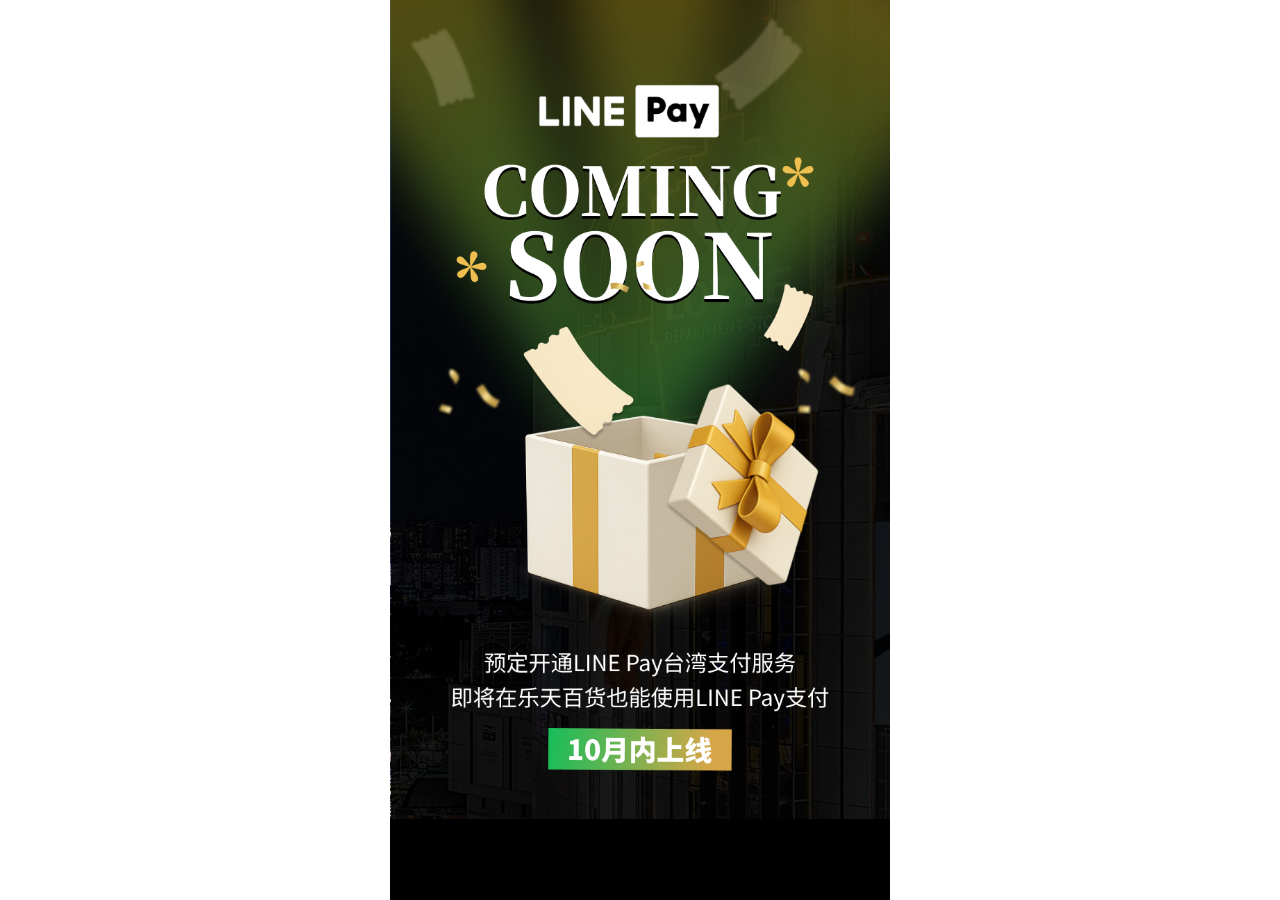
<file: commingsoon.html>
<!DOCTYPE html>
<html lang="en">
<head>
    <meta charset="UTF-8">
    <meta name="viewport" content="width=device-width, initial-scale=1.0">
    <title>Document</title>
    <link rel="stylesheet" href="./assets/css/reset.css">
    <link rel="stylesheet" href="./assets/css/main.css">
</head>
<style>
    #wrap{
        height: 100dvh;
        background: #000;
    }
</style>

<body>
    <div id="wrap">
        <img src="./assets/img/commingsoon.png">
    </div>
</body>
</html>
</file>
<file: assets/css/main.css>
/* 버튼부분 */
#main_nav {
    width: 100%;
    background: #c22e2f;
    padding: 8px 0 30px;
}

#main_nav ul{
    display: flex;
    flex-direction: column;
    gap: 16px;
}

#main_nav ul a{
    width: 317px;
    height: 58px;
    display: flex;
    flex-direction: column;
    justify-content: center;
    align-items: center;
    background: url('../img/main/main_button.png') no-repeat center;
    background-size:100% 100% ;
    margin: 0 auto;
    color: #FFD9C5;
    font-size: 16px;
    line-height: 19px;
    letter-spacing: -0.32px;
}


#main_nav ul a strong{ 
    font-weight: 700;
    line-height: 17.5px; /* 109.375% */
}

#main_nav ul a strong span{
    font-size: 13px;
    letter-spacing: -0.26px;
}

#main_nav ul a>span{
    font-size: 11.5px;
}

#main_comingsoon{
    background:url("../img/main/main-comingsoon-bg.png") no-repeat center;
    background-size: cover;
    width: 100%;
    
    padding: 15px 0 30px;   

}

#main_comingsoon a{
    display: block;
    width: 317px;
    height: 85px;
    margin: 0 auto;
}

#main_comingsoon a img{
    width: 100%;
}

#tax_refund_guide{
    width: 100%;
    height: 65px;
    background: #f3f3f3;
}

#tax_refund_guide a{
    width: 100%;
    height: 100%;
    display: flex;
    align-items: center;
    justify-content: center;
    gap: 10px;
}

#tax_refund_guide a img{
    width: 16px;
    height: 18px;
}

#tax_refund_guide a span{
    font-size: 16px;    
    font-weight: 700;
    line-height: 19px; /* 118.75% */
    letter-spacing: -0.32px;
}

#tax_refund_guide a span span{
    font-weight: 400;
}
</file>
